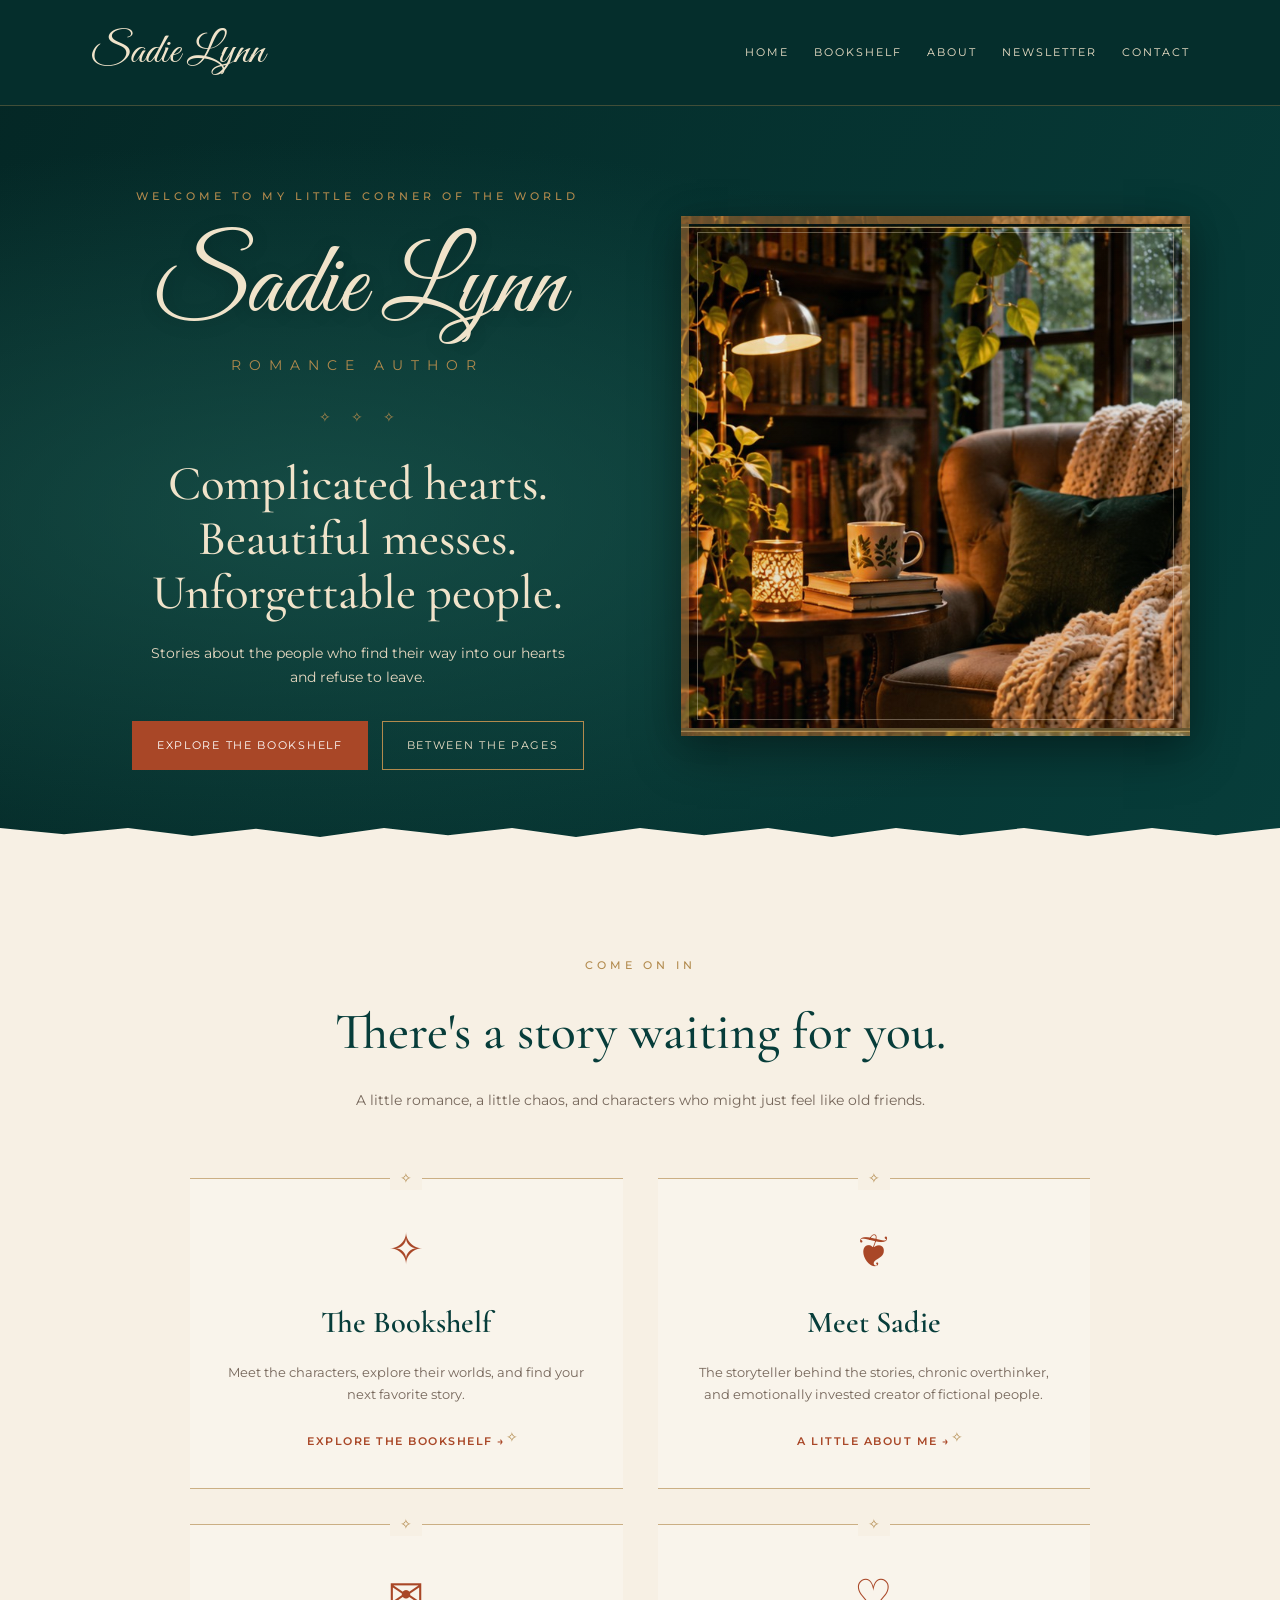
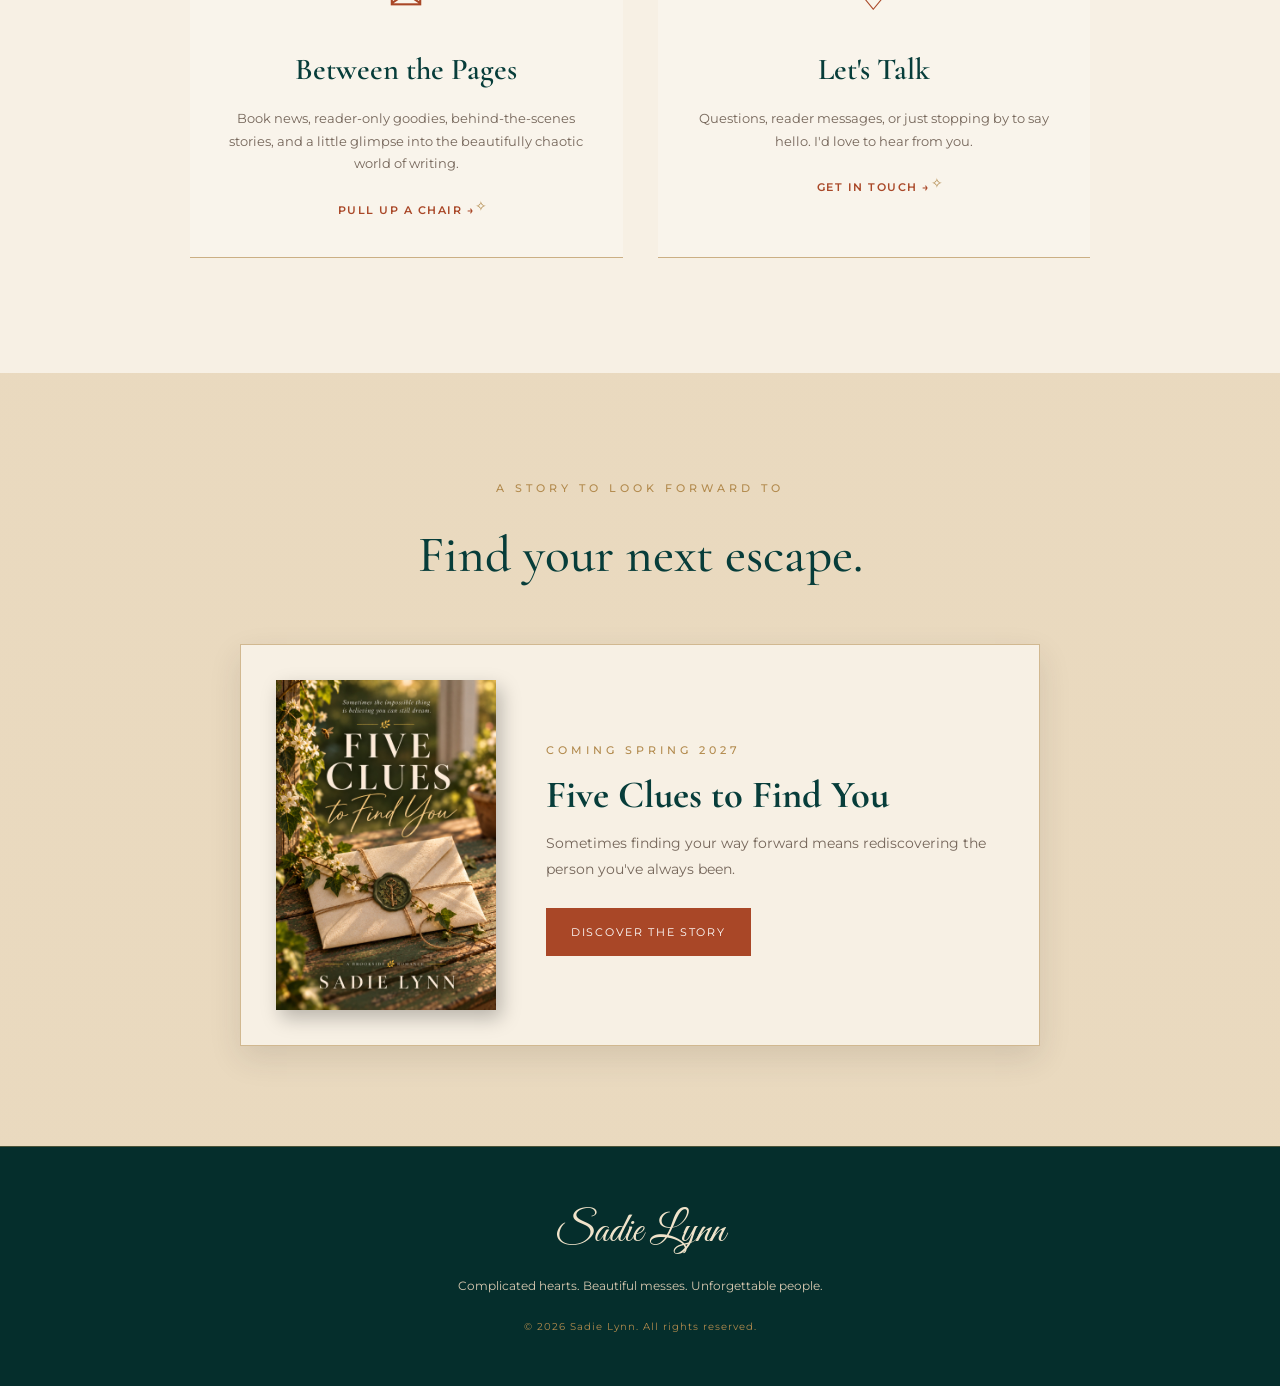
<file: index.html>
<!DOCTYPE html>
<html lang="en">
<head>
    <meta charset="UTF-8">
    <meta name="viewport" content="width=device-width, initial-scale=1.0">
    <link rel="icon" type="image/svg+xml" href="favicon.svg">

    <meta name="description" content="Welcome to the official website of romance author Sadie Lynn. Discover standalone love stories, meet the author, and step Between the Pages.">
    <link rel="canonical" href="https://sadielynnwrites.com/">

<meta property="og:title" content="Sadie Lynn | Romance Author">
<meta property="og:description" content="Discover standalone love stories, meet the author, and step Between the Pages.">
<meta property="og:type" content="website">
<meta property="og:image" content="https://sadielynnwrites.com/social-preview.jpg">
<meta property="og:url" content="https://sadielynnwrites.com">

<title>Sadie Lynn | Romance Author</title>

    <link rel="preconnect" href="https://fonts.googleapis.com">
    <link rel="preconnect" href="https://fonts.gstatic.com" crossorigin>

    <link href="https://fonts.googleapis.com/css2?family=Cormorant+Garamond:wght@400;500;600;700&family=Montserrat:wght@300;400;500;600&family=Great+Vibes&display=swap" rel="stylesheet">

    <link rel="stylesheet" href="style.css">
</head>

<body>

<header class="site-header">
    <a href="index.html" class="logo">Sadie Lynn</a>

    <nav class="main-nav" aria-label="Main navigation">
        <a href="index.html">Home</a>
        <a href="books.html">Bookshelf</a>
        <a href="about.html">About</a>
        <a href="newsletter.html">Newsletter</a>
        <a href="contact.html">Contact</a>
    </nav>
</header>

<main>


<!-- HERO -->

<section class="hero" id="home">

    <div class="hero-content">

        <span class="author-label">WELCOME TO MY LITTLE CORNER OF THE WORLD</span>

        <h1 class="hero-logo">Sadie Lynn</h1>

        <p class="hero-subtitle">ROMANCE AUTHOR</p>

        <div class="ornament">✧ &nbsp; ✧ &nbsp; ✧</div>

        <h2>Complicated hearts.<br>
        Beautiful messes.<br>
        Unforgettable people.</h2>

        <p class="hero-description">
            Stories about the people who find their way into our hearts and refuse to leave.
        </p>

        <div class="hero-buttons">
            <a href="books.html" class="button button-primary">Explore the Bookshelf</a>
            <a href="newsletter.html" class="button button-secondary">Between the Pages</a>
        </div>

    </div>

    <div class="hero-image"></div>

</section>

<!-- WELCOME -->

<section class="welcome-section">

    <div class="section-heading">
        <span class="eyebrow">COME ON IN</span>

        <h2>There's a story waiting for you.</h2>

        <p>
            A little romance, a little chaos, and characters who might just feel like old friends.
        </p>
    </div>

    <div class="feature-grid home-feature-grid">

        <!-- BOOKSHELF -->

        <div class="feature-card">
            <div class="feature-icon">✧</div>

            <h3>The Bookshelf</h3>

            <p>
                Meet the characters, explore their worlds, and find your next favorite story.
            </p>

            <a href="books.html">Explore the Bookshelf →</a>
        </div>

        <!-- ABOUT -->

        <div class="feature-card">
            <div class="feature-icon">❦</div>

            <h3>Meet Sadie</h3>

            <p>
                The storyteller behind the stories, chronic overthinker, and emotionally invested creator of fictional people.
            </p>

            <a href="about.html">A Little About Me →</a>
        </div>

        <!-- NEWSLETTER -->

        <div class="feature-card">
            <div class="feature-icon">✉</div>

            <h3>Between the Pages</h3>

            <p>
                Book news, reader-only goodies, behind-the-scenes stories, and a little glimpse into the beautifully chaotic world of writing.
            </p>

            <a href="newsletter.html">Pull Up a Chair →</a>
        </div>

        <!-- CONTACT -->

        <div class="feature-card">
            <div class="feature-icon">♡</div>

            <h3>Let's Talk</h3>

            <p>
                Questions, reader messages, or just stopping by to say hello. I'd love to hear from you.
            </p>

            <a href="contact.html">Get in Touch →</a>
        </div>

    </div>

</section>

<!-- FEATURED BOOK PREVIEW -->

<section class="home-book-preview">

    <div class="home-book-content">

        <span class="eyebrow">A STORY TO LOOK FORWARD TO</span>

        <h2>Find your next escape.</h2>

        <div class="home-book-details">

            <img
                src="FiveCluesCover.jpg"
                alt="Cover of Five Clues to Find You by Sadie Lynn"
            >

            <div>
                <span class="eyebrow">COMING SPRING 2027</span>

                <h3>Five Clues to Find You</h3>

                <p>
                    Sometimes finding your way forward means rediscovering the person you've always been.
                </p>

                <a href="books.html" class="button button-primary">
                    Discover the Story
                </a>
            </div>

        </div>

    </div>

</section>

</main>

<footer class="site-footer">

    <a href="index.html" class="footer-logo">Sadie Lynn</a>

    <p>Complicated hearts. Beautiful messes. Unforgettable people.</p>

    <p class="copyright">
        &copy; <span id="year"></span> Sadie Lynn. All rights reserved.
    </p>

</footer>

<script src="script.js"></script>

</body>
</html>
</file>
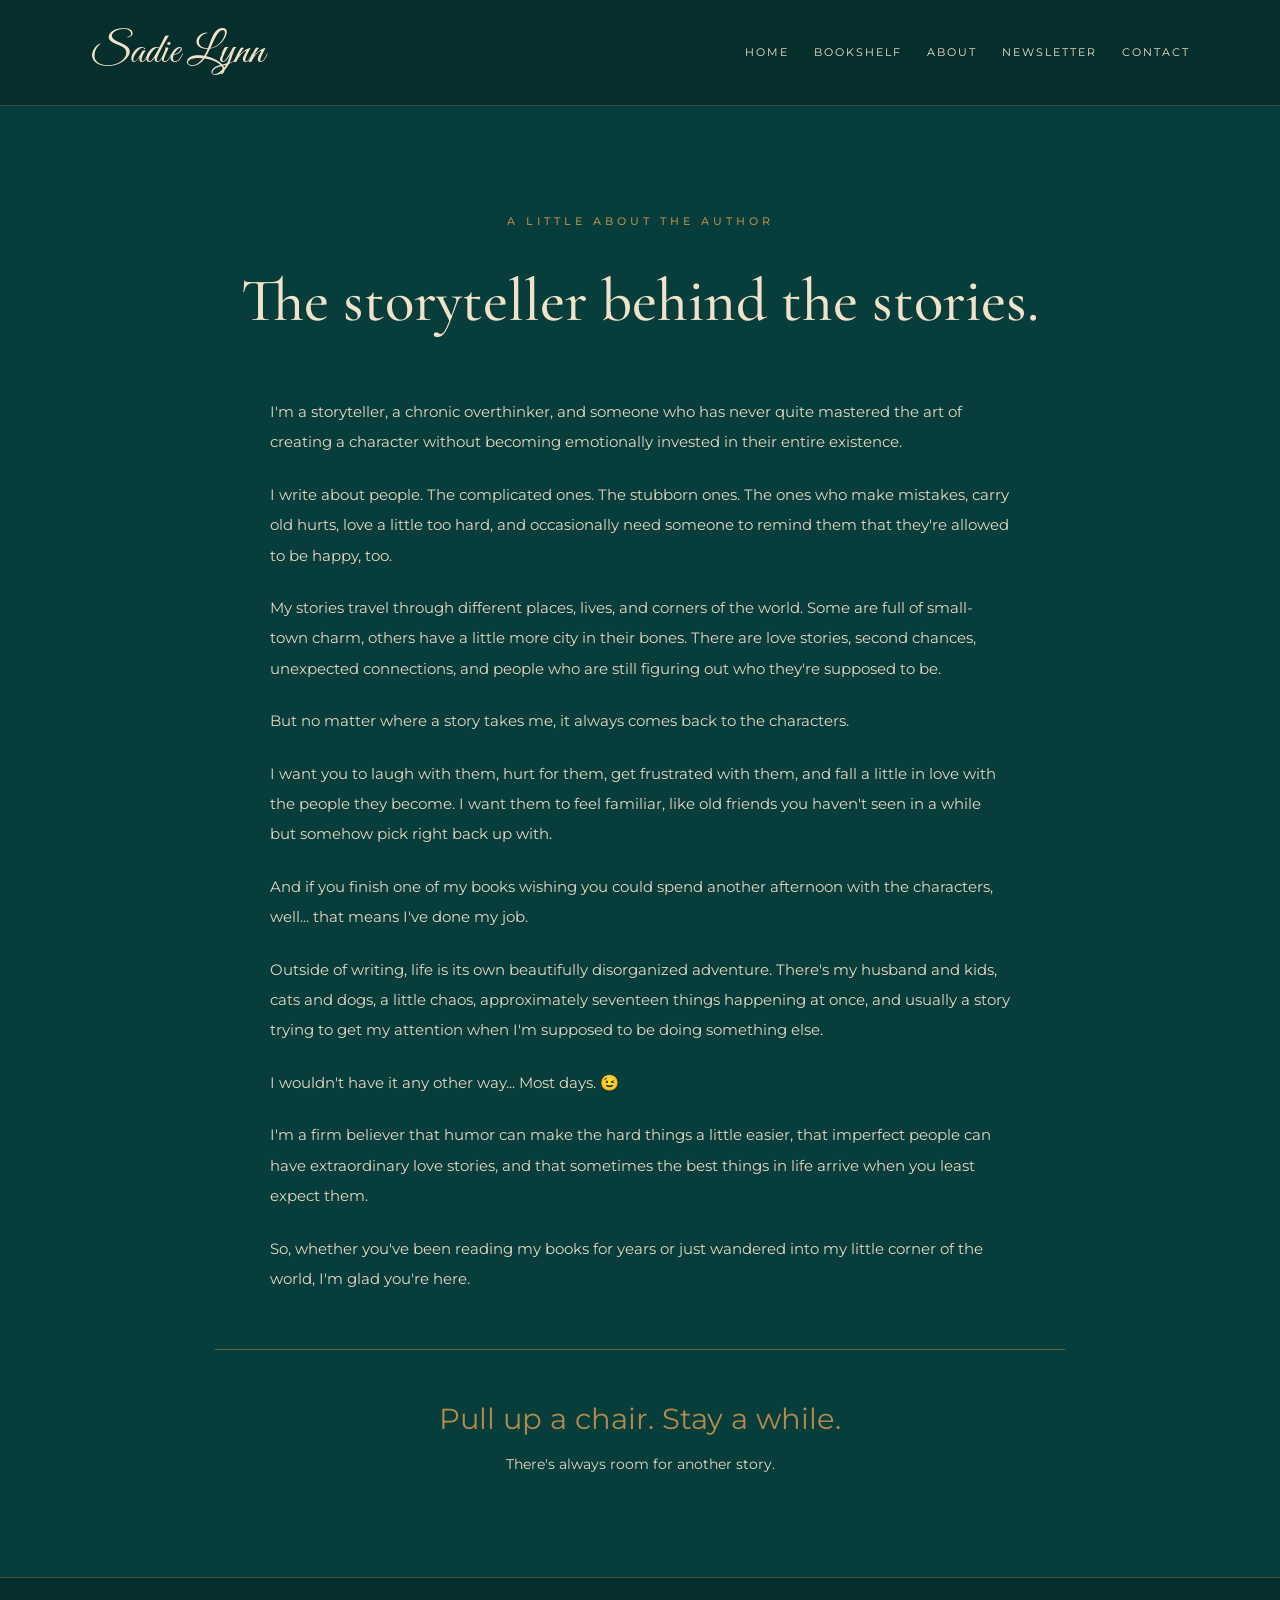
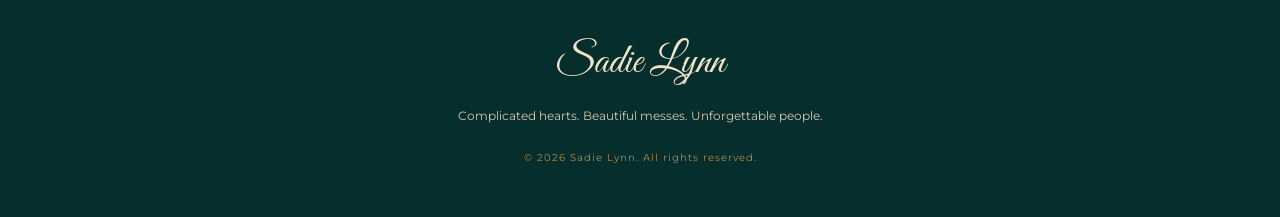
<file: about.html>
<!DOCTYPE html>
<html lang="en">
<head>
    <meta charset="UTF-8">
    <meta name="viewport" content="width=device-width, initial-scale=1.0">
    <link rel="icon" type="image/svg+xml" href="favicon.svg">
    <meta name="description" content="Get to know Sadie Lynn, romance author and storyteller of complicated hearts, beautiful messes, and unforgettable people.">
    <link rel="canonical" href="https://sadielynnwrites.com/about.html">

<meta property="og:title" content="About Sadie Lynn | Romance Author">
<meta property="og:description" content="Meet the storyteller behind the stories of complicated hearts, beautiful messes, and unforgettable people.">
<meta property="og:type" content="website">
<meta property="og:image" content="https://sadielynnwrites.com/social-preview.jpg">
<meta property="og:url" content="https://sadielynnwrites.com/about.html">

<title>About Sadie Lynn | Romance Author</title>

    <link rel="preconnect" href="https://fonts.googleapis.com">
    <link rel="preconnect" href="https://fonts.gstatic.com" crossorigin>
    <link href="https://fonts.googleapis.com/css2?family=Cormorant+Garamond:wght@400;500;600;700&family=Montserrat:wght@300;400;500;600&family=Great+Vibes&display=swap" rel="stylesheet">

    <link rel="stylesheet" href="style.css">
</head>
<body>

<header class="site-header">
    <a href="index.html" class="logo">Sadie Lynn</a>

    <nav class="main-nav" aria-label="Main navigation">
        <a href="index.html">Home</a>
        <a href="books.html">Bookshelf</a>
        <a href="about.html">About</a>
        <a href="newsletter.html">Newsletter</a>
        <a href="contact.html">Contact</a>
    </nav>
</header>

<main>

<section class="about-section" id="about">
    <div class="about-content">

        <span class="eyebrow">A LITTLE ABOUT THE AUTHOR</span>

        <h2 class="about-heading">The storyteller behind the stories.</h2>

        <div class="about-text">
            <p>I'm a storyteller, a chronic overthinker, and someone who has never quite mastered the art of creating a character without becoming emotionally invested in their entire existence.</p>

            <p>I write about people. The complicated ones. The stubborn ones. The ones who make mistakes, carry old hurts, love a little too hard, and occasionally need someone to remind them that they're allowed to be happy, too.</p>

            <p>My stories travel through different places, lives, and corners of the world. Some are full of small-town charm, others have a little more city in their bones. There are love stories, second chances, unexpected connections, and people who are still figuring out who they're supposed to be.</p>

            <p>But no matter where a story takes me, it always comes back to the characters.</p>

            <p>I want you to laugh with them, hurt for them, get frustrated with them, and fall a little in love with the people they become. I want them to feel familiar, like old friends you haven't seen in a while but somehow pick right back up with.</p>

            <p>And if you finish one of my books wishing you could spend another afternoon with the characters, well... that means I've done my job.</p>

            <p>Outside of writing, life is its own beautifully disorganized adventure. There's my husband and kids, cats and dogs, a little chaos, approximately seventeen things happening at once, and usually a story trying to get my attention when I'm supposed to be doing something else.</p>

            <p>I wouldn't have it any other way... Most days. 😉</p>

            <p>I'm a firm believer that humor can make the hard things a little easier, that imperfect people can have extraordinary love stories, and that sometimes the best things in life arrive when you least expect them.</p>

            <p>So, whether you've been reading my books for years or just wandered into my little corner of the world, I'm glad you're here.</p>
        </div>

        <div class="about-closing">
            <span>Pull up a chair. Stay a while.</span>
            <p>There's always room for another story.</p>
        </div>

    </div>
</section>

</main>

<footer class="site-footer">
    <a href="index.html" class="footer-logo">Sadie Lynn</a>
    <p>Complicated hearts. Beautiful messes. Unforgettable people.</p>
    <p class="copyright">&copy; <span id="year"></span> Sadie Lynn. All rights reserved.</p>
</footer>

<script src="script.js"></script>

</body>
</html>
</file>
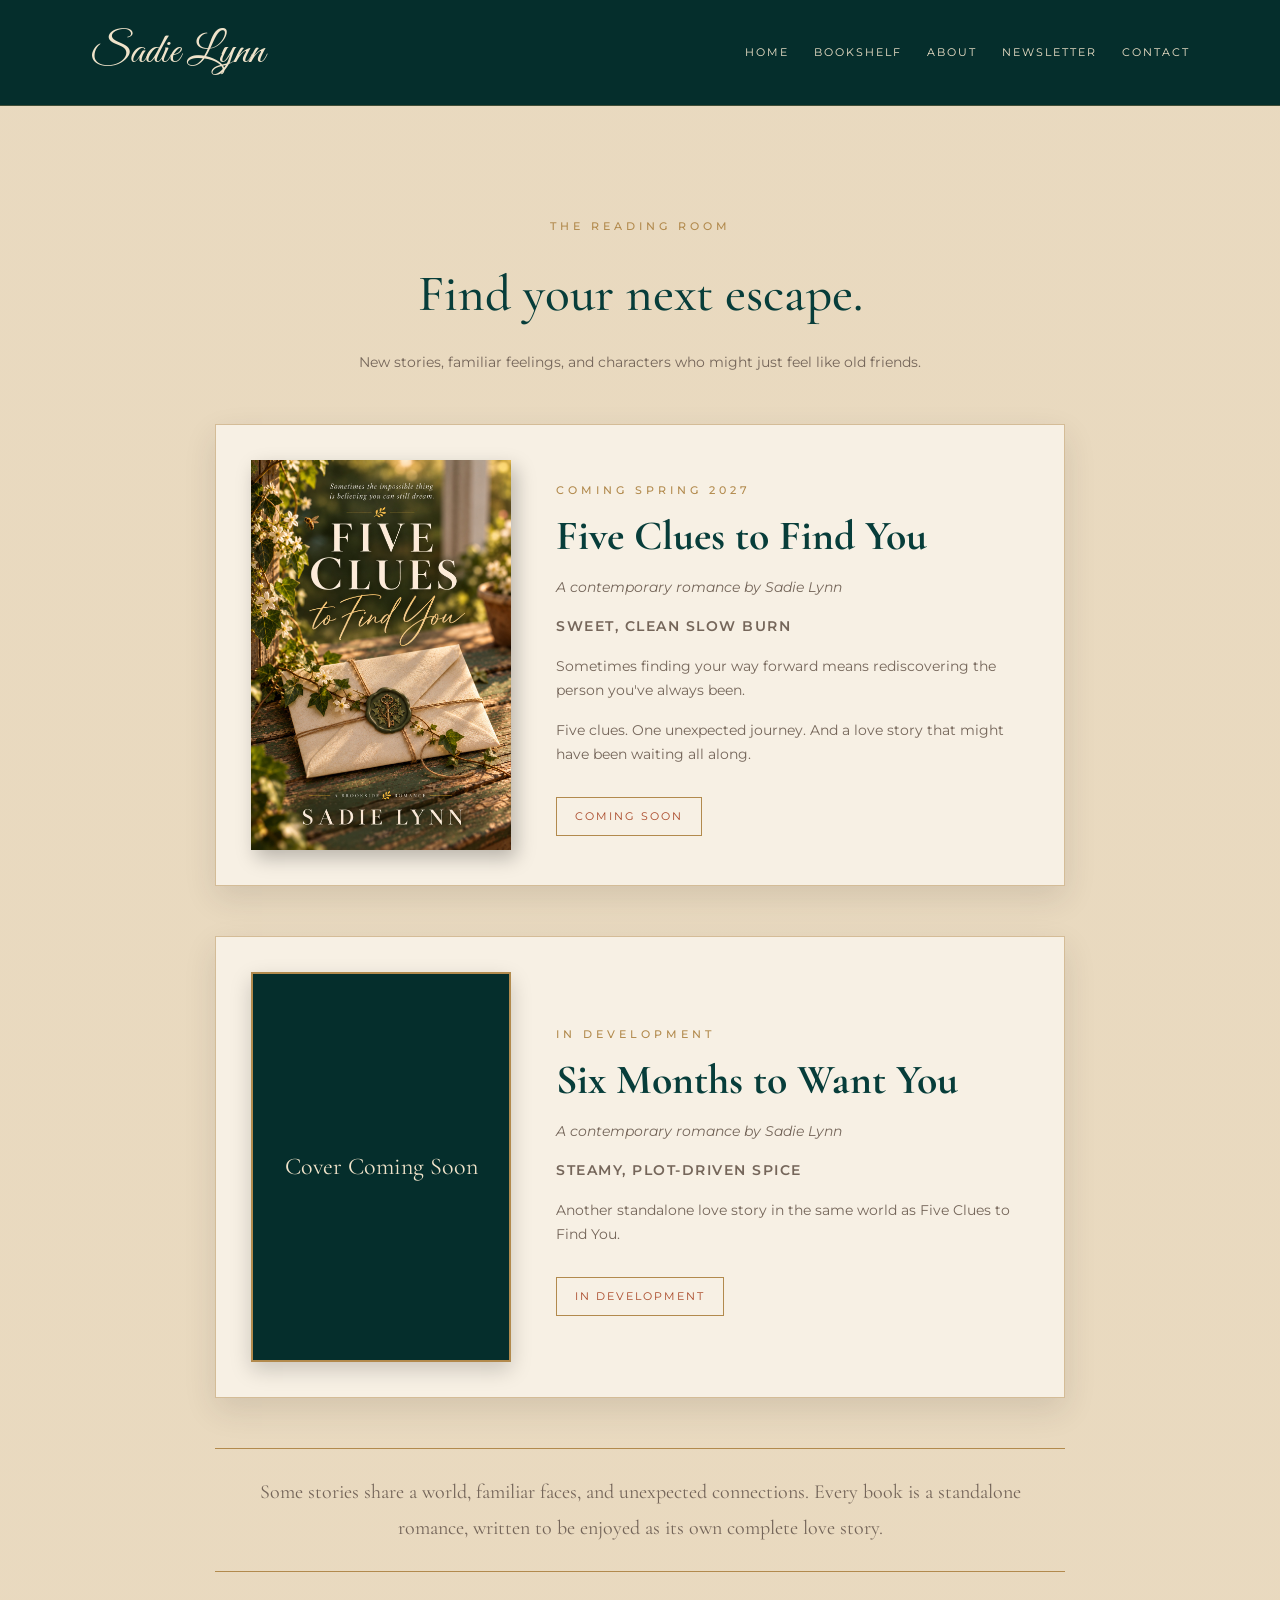
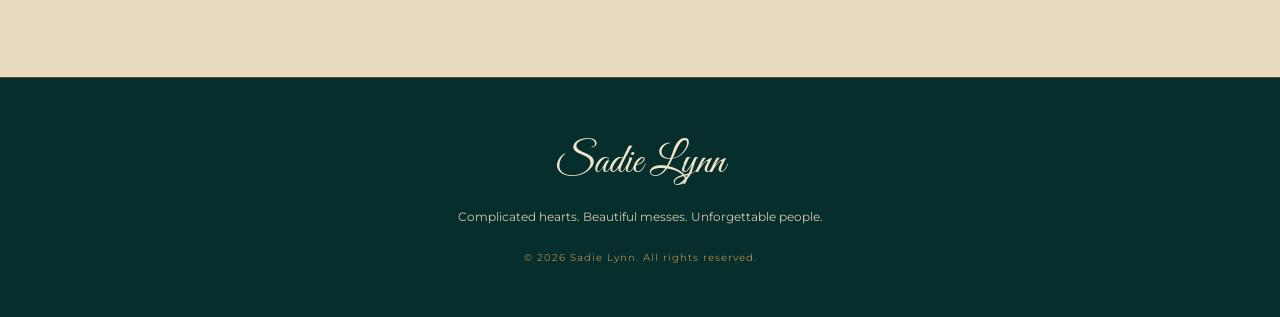
<file: books.html>
<!DOCTYPE html>
<html lang="en">
<head>
    <meta charset="UTF-8">
    <meta name="viewport" content="width=device-width, initial-scale=1.0">
    <link rel="icon" type="image/svg+xml" href="favicon.svg">
    <meta name="description" content="Explore the romance books of Sadie Lynn. Meet the characters and discover your next favorite story.">
    <link rel="canonical" href="https://sadielynnwrites.com/books.html">

<meta property="og:title" content="The Bookshelf | Sadie Lynn">
<meta property="og:description" content="Explore standalone romance stories, meet their characters, and find your next favorite read.">
<meta property="og:type" content="website">
<meta property="og:image" content="https://sadielynnwrites.com/social-preview.jpg">
<meta property="og:url" content="https://sadielynnwrites.com/books.html">

<title>Bookshelf | Sadie Lynn</title>
    <link rel="preconnect" href="https://fonts.googleapis.com">
    <link rel="preconnect" href="https://fonts.gstatic.com" crossorigin>
    <link href="https://fonts.googleapis.com/css2?family=Cormorant+Garamond:wght@400;500;600;700&family=Montserrat:wght@300;400;500;600&family=Great+Vibes&display=swap" rel="stylesheet">

    <link rel="stylesheet" href="style.css">
</head>

<body>

    <header class="site-header">
        <a href="index.html" class="logo">Sadie Lynn</a>

        <nav class="main-nav" aria-label="Main navigation">
            <a href="index.html">Home</a>
            <a href="books.html">Bookshelf</a>
            <a href="about.html">About</a>
            <a href="newsletter.html">Newsletter</a>
            <a href="contact.html">Contact</a>
        </nav>
    </header>

    <main>

        <section class="bookshelf-section">
            <span class="eyebrow">THE READING ROOM</span>
            <h2>Find your next escape.</h2>

            <p>
                New stories, familiar feelings, and characters who might
                just feel like old friends.
            </p>

            <div class="featured-book">

                <div class="featured-book-cover">
                    <img src="FiveCluesCover.jpg"
                         alt="Cover of Five Clues to Find You by Sadie Lynn">
                </div>

                <div class="featured-book-details">

                    <span class="eyebrow">COMING SPRING 2027</span>

                    <h3>Five Clues to Find You</h3>

                    <p class="book-author">
                        A contemporary romance by Sadie Lynn
                    </p>

                    <p class="book-heat">
                        Sweet, Clean Slow Burn
                    </p>

                    <p>
                        Sometimes finding your way forward means
                        rediscovering the person you've always been.
                    </p>

                    <p>
                        Five clues. One unexpected journey. And a love
                        story that might have been waiting all along.
                    </p>

                    <span class="book-status">Coming Soon</span>

                </div>
            </div>

            <div class="featured-book">

                <div class="book-cover-placeholder">
                    <span>Cover Coming Soon</span>
                </div>

                <div class="featured-book-details">

                    <span class="eyebrow">IN DEVELOPMENT</span>

                    <h3>Six Months to Want You</h3>

                    <p class="book-author">
                        A contemporary romance by Sadie Lynn
                    </p>

                    <p class="book-heat">
                        Steamy, Plot-Driven Spice
                    </p>

                    <p>
                        Another standalone love story in the same world
                        as Five Clues to Find You.
                    </p>

                    <span class="book-status">In Development</span>

                </div>
            </div>

            <div class="bookshelf-note">
                <p>
                    Some stories share a world, familiar faces, and
                    unexpected connections. Every book is a standalone
                    romance, written to be enjoyed as its own complete
                    love story.
                </p>
            </div>

        </section>

    </main>

    <footer class="site-footer">
        <a href="index.html" class="footer-logo">Sadie Lynn</a>
        <p>Complicated hearts. Beautiful messes. Unforgettable people.</p>
        <p class="copyright">
            &copy; <span id="year"></span> Sadie Lynn. All rights reserved.
        </p>
    </footer>

    <script src="script.js"></script>

</body>
</html>
</file>
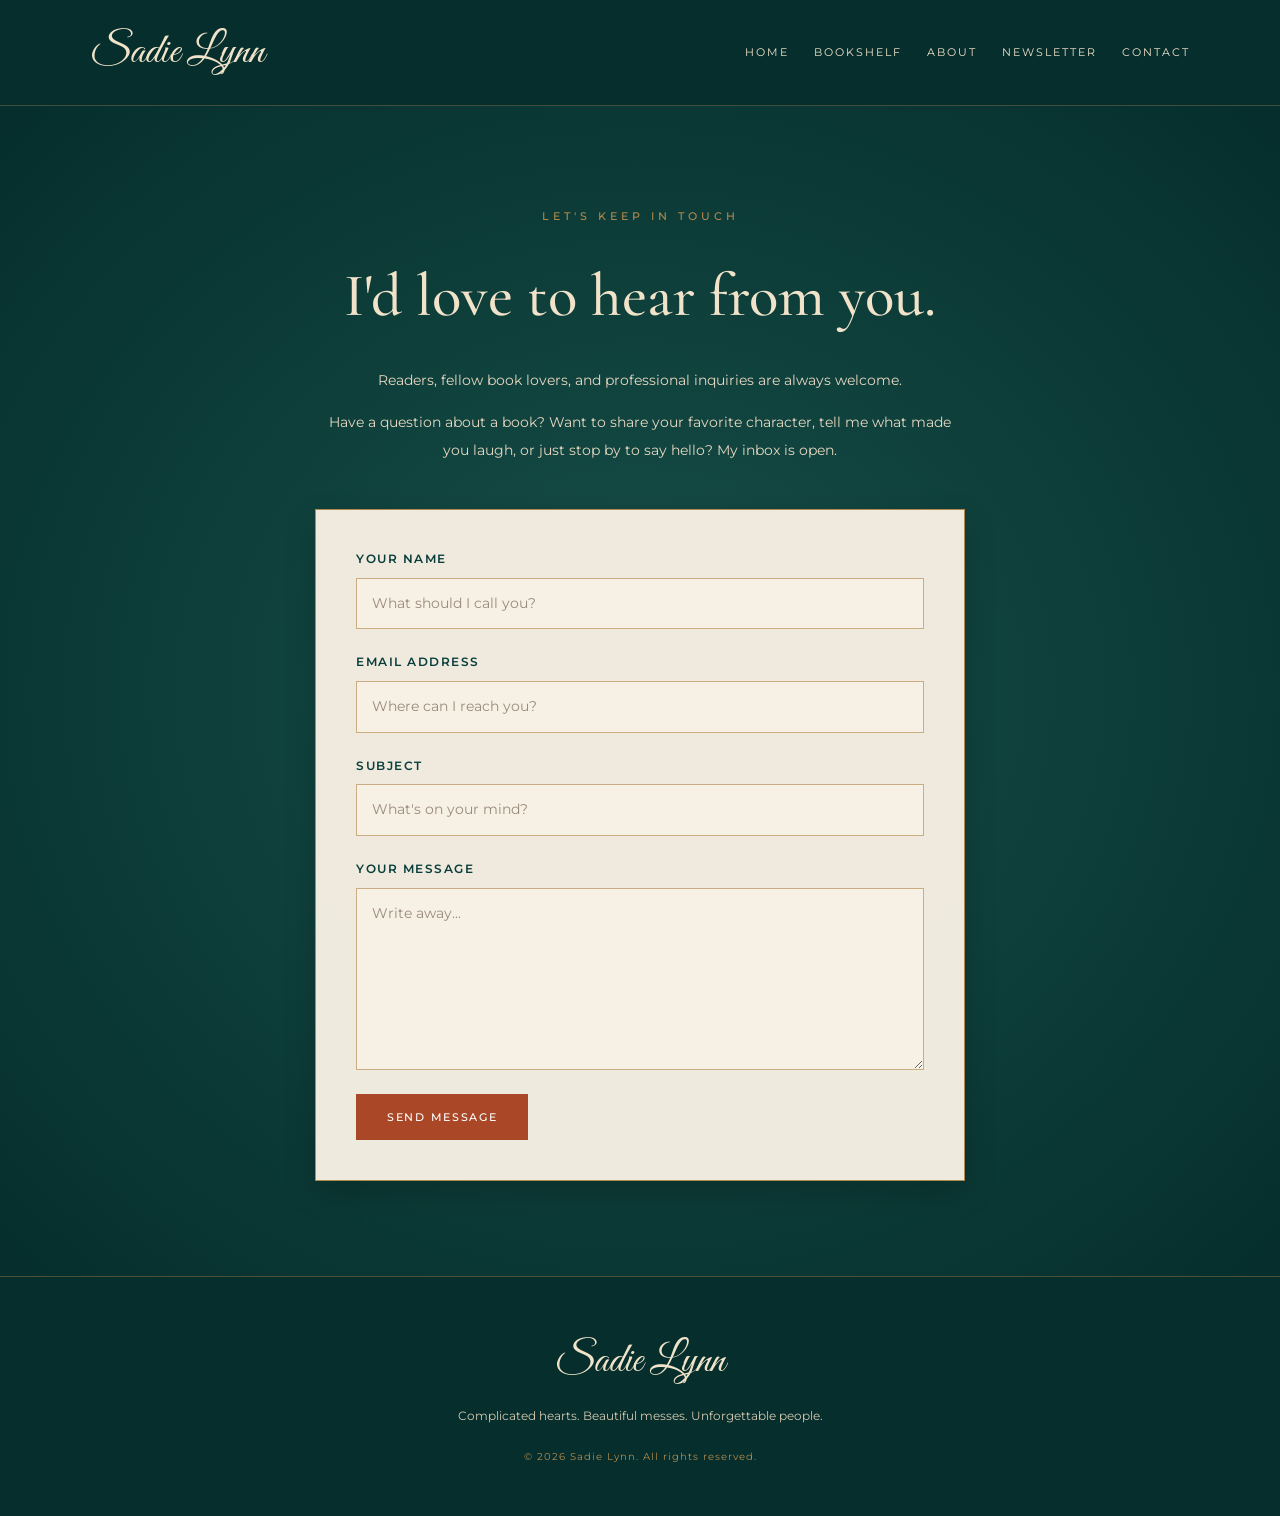
<file: contact.html>
<!DOCTYPE html>
<html lang="en">
<head>
    <meta charset="UTF-8">
    <meta name="viewport" content="width=device-width, initial-scale=1.0">
    <link rel="icon" type="image/svg+xml" href="favicon.svg">

    <meta name="description" content="Get in touch with romance author Sadie Lynn. Reader messages, questions, and professional inquiries are always welcome.">
    <link rel="canonical" href="https://sadielynnwrites.com/contact.html">

<meta property="og:title" content="Contact Sadie Lynn">
<meta property="og:description" content="Reader messages, questions, and professional inquiries are always welcome. Get in touch with Sadie Lynn.">
<meta property="og:type" content="website">
<meta property="og:image" content="https://sadielynnwrites.com/social-preview.jpg">
<meta property="og:url" content="https://sadielynnwrites.com/contact.html">

<title>Contact | Sadie Lynn</title>

    <link rel="preconnect" href="https://fonts.googleapis.com">
    <link rel="preconnect" href="https://fonts.gstatic.com" crossorigin>

    <link href="https://fonts.googleapis.com/css2?family=Cormorant+Garamond:wght@400;500;600;700&family=Montserrat:wght@300;400;500;600&family=Great+Vibes&display=swap" rel="stylesheet">

    <link rel="stylesheet" href="style.css">
</head>

<body>

<header class="site-header">
    <a href="index.html" class="logo">Sadie Lynn</a>

    <nav class="main-nav" aria-label="Main navigation">
        <a href="index.html">Home</a>
        <a href="books.html">Bookshelf</a>
        <a href="about.html">About</a>
        <a href="newsletter.html">Newsletter</a>
        <a href="contact.html">Contact</a>
    </nav>
</header>

<main>

<section class="contact-section">
    <div class="contact-content">

        <span class="eyebrow">LET'S KEEP IN TOUCH</span>

        <h2>I'd love to hear from you.</h2>

        <p>
            Readers, fellow book lovers, and professional inquiries are always welcome.
        </p>

        <p>
            Have a question about a book? Want to share your favorite character, tell me what made you laugh, or just stop by to say hello? My inbox is open.
        </p>

        <form
    class="contact-form"
    id="contact-form"
    action="https://formspree.io/f/xdeeygwe"
    method="POST"
>

            <div class="form-field">
                <label for="name">Your Name</label>
                <input
                    type="text"
                    id="name"
                    name="name"
                    placeholder="What should I call you?"
                    required
                >
            </div>

            <div class="form-field">
                <label for="email">Email Address</label>
                <input
                    type="email"
                    id="email"
                    name="email"
                    placeholder="Where can I reach you?"
                    required
                >
            </div>

            <div class="form-field">
                <label for="subject">Subject</label>
                <input
                    type="text"
                    id="subject"
                    name="subject"
                    placeholder="What's on your mind?"
                    required
                >
            </div>

            <div class="form-field">
                <label for="message">Your Message</label>
                <textarea
                    id="message"
                    name="message"
                    rows="7"
                    placeholder="Write away..."
                    required
                ></textarea>
            </div>


            <button type="submit" class="contact-submit">
                Send Message
            </button>

        </form>

    </div>
</section>

</main>

<footer class="site-footer">
    <a href="index.html" class="footer-logo">Sadie Lynn</a>

    <p>Complicated hearts. Beautiful messes. Unforgettable people.</p>

    <p class="copyright">
        &copy; <span id="year"></span> Sadie Lynn. All rights reserved.
    </p>
</footer>

<script src="/script.js"></script>

</body>
</html>
</file>
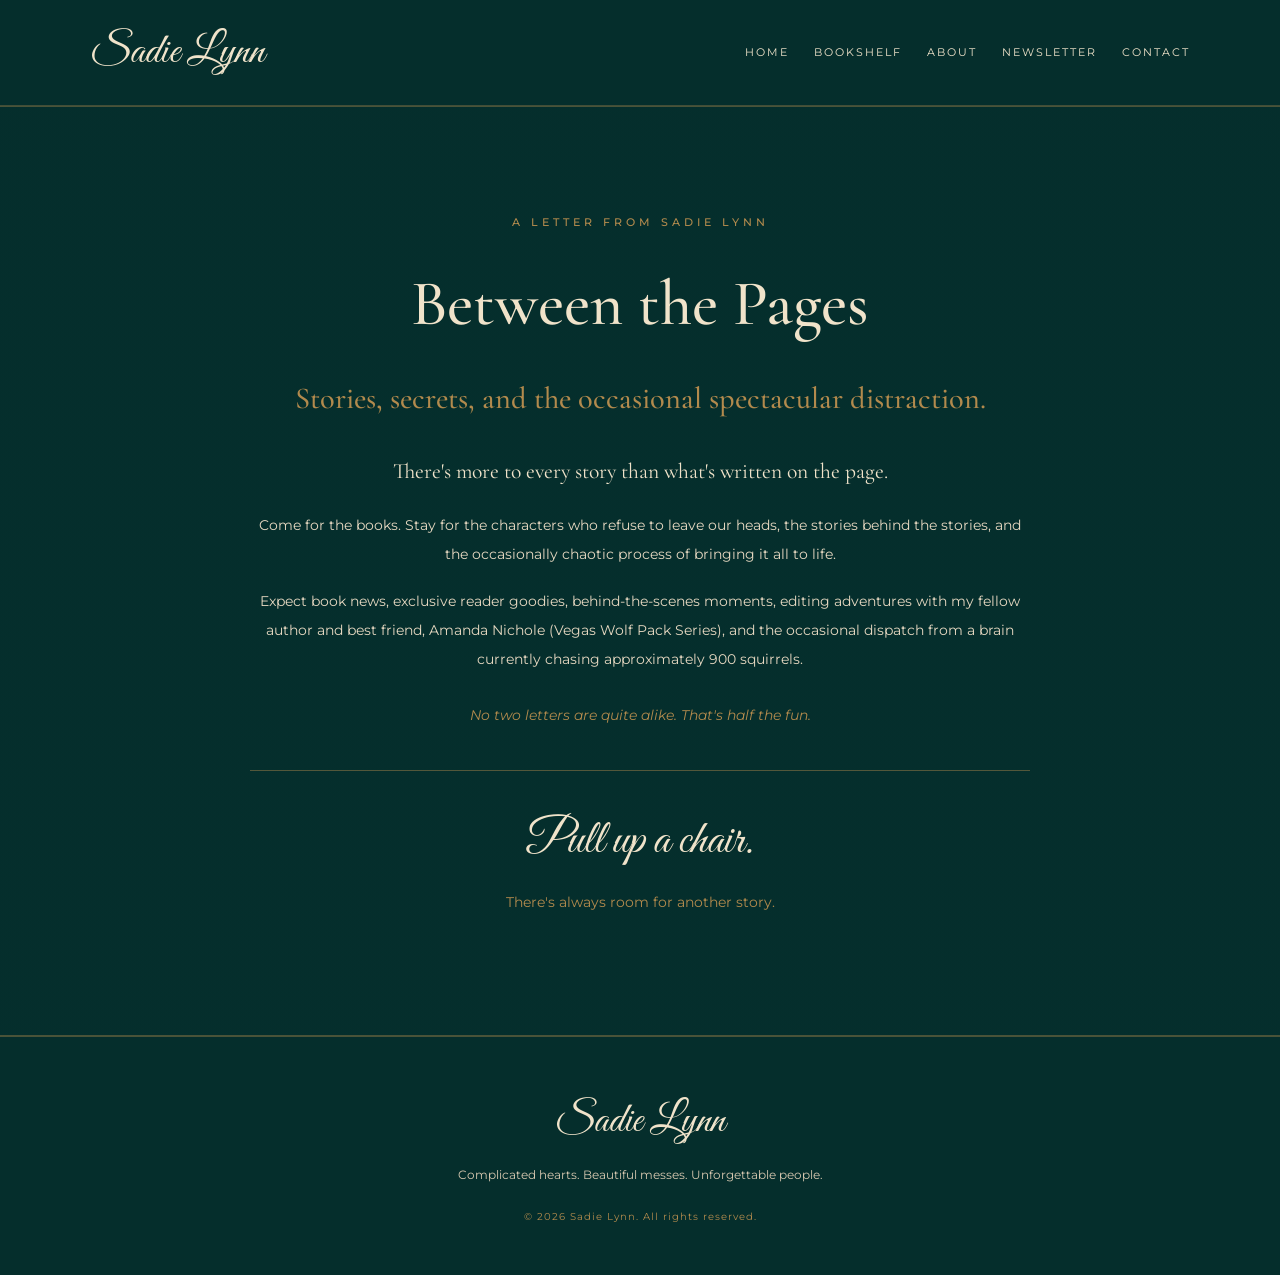
<file: newsletter.html>
<!DOCTYPE html>
<html lang="en">
<head>
    <meta charset="UTF-8">
    <meta name="viewport" content="width=device-width, initial-scale=1.0">
    <link rel="icon" type="image/svg+xml" href="favicon.svg">

    <meta name="description" content="Join Between the Pages, the newsletter from romance author Sadie Lynn. Get book news, reader goodies, behind-the-scenes moments, and more.">
    <link rel="canonical" href="https://sadielynnwrites.com/newsletter.html">

<meta property="og:title" content="Between the Pages | Sadie Lynn">
<meta property="og:description" content="Book news, reader goodies, behind-the-scenes moments, and a little glimpse into the beautifully chaotic world of writing.">
<meta property="og:type" content="website">
<meta property="og:image" content="https://sadielynnwrites.com/social-preview.jpg">
<meta property="og:url" content="https://sadielynnwrites.com/newsletter.html">

<title>Between the Pages | Sadie Lynn</title>

    <link rel="preconnect" href="https://fonts.googleapis.com">
    <link rel="preconnect" href="https://fonts.gstatic.com" crossorigin>

    <link href="https://fonts.googleapis.com/css2?family=Cormorant+Garamond:wght@400;500;600;700&family=Montserrat:wght@300;400;500;600&family=Great+Vibes&display=swap" rel="stylesheet">

    <link rel="stylesheet" href="style.css">
</head>

<body>

<header class="site-header">
    <a href="index.html" class="logo">Sadie Lynn</a>

    <nav class="main-nav" aria-label="Main navigation">
        <a href="index.html">Home</a>
        <a href="books.html">Bookshelf</a>
        <a href="about.html">About</a>
        <a href="newsletter.html">Newsletter</a>
        <a href="contact.html">Contact</a>
    </nav>
</header>

<main>

<section class="newsletter-section" id="newsletter-signup">
    <div class="newsletter-content">

        <span class="eyebrow">A LETTER FROM SADIE LYNN</span>

        <h2>Between the Pages</h2>

        <h3>Stories, secrets, and the occasional spectacular distraction.</h3>

        <p class="newsletter-intro">
            There's more to every story than what's written on the page.
        </p>

        <p>
            Come for the books. Stay for the characters who refuse to leave our heads, the stories behind the stories, and the occasionally chaotic process of bringing it all to life.
        </p>

        <p>
            Expect book news, exclusive reader goodies, behind-the-scenes moments, editing adventures with my fellow author and best friend, Amanda Nichole (Vegas Wolf Pack Series), and the occasional dispatch from a brain currently chasing approximately 900 squirrels.
        </p>

        <p class="newsletter-note">
            No two letters are quite alike. That's half the fun.
        </p>

        <div class="newsletter-signoff">
            <span>Pull up a chair.</span>
            <p>There's always room for another story.</p>
        </div>

        <!-- MAILERLITE SIGNUP FORM WILL GO HERE -->

    </div>
</section>

</main>

<footer class="site-footer">
    <a href="index.html" class="footer-logo">Sadie Lynn</a>

    <p>Complicated hearts. Beautiful messes. Unforgettable people.</p>

    <p class="copyright">
        &copy; <span id="year"></span> Sadie Lynn. All rights reserved.
    </p>
</footer>

<script src="script.js"></script>

</body>
</html>
</file>
<file: style.css>
/* =========================================
   SADIE LYNN — AUTHOR WEBSITE
   Cozy, moody, bookish, and a little boho.
========================================= */

:root {
    --teal: #073D3A;
    --teal-dark: #052E2C;
    --teal-light: #174F49;
    --rust: #A94727;
    --ivory: #F0E3CA;
    --cream: #F7F0E4;
    --gold: #B28A4D;
    --chocolate: #75483B;
    --rose: #B87978;
    --ink: #342C27;
    --muted: #75665A;
}

* {
    box-sizing: border-box;
    margin: 0;
    padding: 0;
}

html {
    scroll-behavior: smooth;
    scroll-padding-top: 30px;
}

body {
    background: var(--cream);
    color: var(--ink);
    font-family: 'Montserrat', sans-serif;
    line-height: 1.7;
}

a {
    color: inherit;
    text-decoration: none;
}

/* NAVIGATION */

.site-header {
    min-height: 92px;
    padding: 16px 7%;
    background: var(--teal-dark);
    display: flex;
    align-items: center;
    justify-content: space-between;
    gap: 30px;
    position: relative;
    z-index: 2;
    border-bottom: 1px solid rgba(178, 138, 77, 0.35);
}

.logo,
.footer-logo {
    font-family: 'Great Vibes', cursive;
    font-size: 2.7rem;
    font-weight: 400;
    color: var(--ivory);
    white-space: nowrap;
}

.main-nav {
    display: flex;
    align-items: center;
    justify-content: flex-end;
    flex-wrap: wrap;
    gap: 25px;
}

.main-nav a {
    color: var(--ivory);
    font-size: 0.69rem;
    letter-spacing: 2px;
    text-transform: uppercase;
    transition: color 0.3s ease;
}

.main-nav a:hover {
    color: var(--gold);
}

/* HERO */

.hero {
    min-height: 700px;
    background-color: var(--teal);
    background-image:
        radial-gradient(
            ellipse at 25% 55%,
            rgba(30, 91, 82, 0.65),
            transparent 65%
        ),
        linear-gradient(
            115deg,
            rgba(4, 39, 37, 0.97),
            rgba(7, 61, 58, 0.92)
        ),
        url("https://www.transparenttextures.com/patterns/dark-matter.png");
    color: var(--ivory);
    display: grid;
    grid-template-columns: 1fr 0.95fr;
    align-items: center;
    padding: 75px 7%;
    gap: 55px;
    position: relative;
    overflow: hidden;
}

.hero-content {
    text-align: center;
    max-width: 610px;
    margin: 0 auto;
}

.author-label,
.eyebrow {
    color: var(--gold);
    font-size: 0.7rem;
    letter-spacing: 4px;
    font-weight: 500;
    text-transform: uppercase;
}

.hero-logo {
    font-family: 'Great Vibes', cursive;
    font-size: clamp(4.5rem, 8vw, 7.4rem);
    font-weight: 400;
    line-height: 1.2;
    margin: 18px 0 0;
    color: var(--ivory);
    text-shadow: 0 3px 18px rgba(0, 0, 0, 0.18);
}

.hero-subtitle {
    font-size: 0.85rem;
    letter-spacing: 8px;
    margin-top: 4px;
    color: var(--gold);
}

.ornament {
    color: var(--gold);
    font-size: 0.9rem;
    margin: 28px 0;
    letter-spacing: 2px;
}

.hero-content h2 {
    font-family: 'Cormorant Garamond', serif;
    font-size: clamp(2.2rem, 3.8vw, 3.3rem);
    font-weight: 500;
    line-height: 1.12;
    margin-bottom: 20px;
}

.hero-description {
    color: #E6D8C1;
    max-width: 440px;
    margin: 0 auto;
    font-size: 0.9rem;
}

.hero-buttons {
    display: flex;
    justify-content: center;
    flex-wrap: wrap;
    gap: 14px;
    margin-top: 32px;
}

.button {
    display: inline-block;
    padding: 14px 24px;
    font-size: 0.68rem;
    letter-spacing: 1.7px;
    text-transform: uppercase;
    transition: all 0.3s ease;
}

.button-primary {
    background: var(--rust);
    color: white;
    border: 1px solid var(--rust);
}

.button-primary:hover {
    background: var(--gold);
    border-color: var(--gold);
    color: var(--teal-dark);
    transform: translateY(-2px);
}

.button-secondary {
    border: 1px solid var(--gold);
    color: var(--ivory);
}

.button-secondary:hover {
    background: var(--gold);
    color: var(--teal-dark);
    transform: translateY(-2px);
}

/* READING NOOK IMAGE */

.hero-image {
    min-height: 520px;
    width: 100%;
    background-image:
        linear-gradient(
            rgba(5, 30, 28, 0.04),
            rgba(5, 30, 28, 0.12)
        ),
        url("sadie-reading-nook.jpg");
    background-size: cover;
    background-position: center;
    border: 8px solid rgba(178, 138, 77, 0.55);
    outline: 1px solid rgba(240, 227, 202, 0.35);
    outline-offset: -17px;
    box-shadow:
        0 18px 45px rgba(0, 0, 0, 0.35),
        0 0 30px rgba(0, 0, 0, 0.12);
    position: relative;
}

/* WELCOME SECTION */

.welcome-section {
    padding: 105px 8% 115px;
    background-color: var(--cream);
    background-image:
        url("https://www.transparenttextures.com/patterns/cream-paper.png");
    text-align: center;
    position: relative;
}

.welcome-section::before {
    content: "";
    position: absolute;
    top: -17px;
    left: 0;
    width: 100%;
    height: 18px;
    background: var(--cream);
    clip-path: polygon(
        0 0, 5% 35%, 10% 0, 15% 45%, 20% 5%,
        25% 50%, 30% 0, 35% 40%, 40% 0, 45% 50%,
        50% 0, 55% 40%, 60% 0, 65% 50%, 70% 0,
        75% 40%, 80% 0, 85% 45%, 90% 0, 95% 40%,
        100% 0, 100% 100%, 0 100%
    );
}

.section-heading {
    max-width: 700px;
    margin: 0 auto 65px;
}

.section-heading h2,
.bookshelf-section h2,
.extras-section h2,
.contact-section h2 {
    font-family: 'Cormorant Garamond', serif;
    font-size: clamp(2.3rem, 4vw, 3.3rem);
    font-weight: 500;
    color: var(--teal);
    margin: 12px 0;
}

.section-heading p {
    color: var(--muted);
    font-size: 0.9rem;
}

/* FEATURE CARDS */

.feature-grid {
    display: grid;
    grid-template-columns: repeat(3, 1fr);
    gap: 45px;
    max-width: 1100px;
    margin: 0 auto;
}

.feature-card {
    padding: 38px 25px;
    border-top: 1px solid rgba(178, 138, 77, 0.65);
    border-bottom: 1px solid rgba(178, 138, 77, 0.65);
    position: relative;
}

.feature-card::before,
.feature-card::after {
    content: "✧";
    position: absolute;
    color: var(--gold);
    font-size: 0.85rem;
}

.feature-card::before {
    top: -12px;
    left: 50%;
    transform: translateX(-50%);
    background: var(--cream);
    padding: 0 10px;
}

.feature-icon {
    font-family: 'Cormorant Garamond', serif;
    font-size: 2.7rem;
    color: var(--rust);
    margin-bottom: 10px;
}

.feature-card h3 {
    font-family: 'Cormorant Garamond', serif;
    color: var(--teal);
    font-size: 1.9rem;
    font-weight: 600;
}

.feature-card p {
    font-size: 0.83rem;
    color: var(--muted);
    margin: 12px 0 20px;
}

.feature-card a {
    color: var(--rust);
    font-size: 0.7rem;
    font-weight: 600;
    letter-spacing: 1.5px;
    text-transform: uppercase;
}

.feature-card a:hover {
    color: var(--gold);
}


/* HOMEPAGE FEATURE CARDS */

.home-feature-grid {
    grid-template-columns: repeat(2, 1fr);
    max-width: 900px;
    gap: 35px;
}

.home-feature-grid .feature-card {
    background: rgba(255, 255, 255, 0.25);
    padding: 35px 30px;
}

/* FEATURED BOOK PREVIEW */

.home-book-preview {
    padding: 100px 8%;
    background:
        linear-gradient(
            rgba(232, 216, 189, 0.94),
            rgba(232, 216, 189, 0.94)
        ),
        url("https://www.transparenttextures.com/patterns/cream-paper.png");
    text-align: center;
}

.home-book-content {
    max-width: 950px;
    margin: 0 auto;
}

.home-book-content h2 {
    font-family: 'Cormorant Garamond', serif;
    font-size: clamp(2.5rem, 4vw, 3.5rem);
    font-weight: 500;
    color: var(--teal);
    margin: 12px 0 45px;
}

.home-book-details {
    display: grid;
    grid-template-columns: 220px 1fr;
    align-items: center;
    gap: 50px;
    max-width: 800px;
    margin: 0 auto;
    padding: 35px;
    background: var(--cream);
    border: 1px solid rgba(178, 138, 77, 0.55);
    box-shadow: 0 12px 30px rgba(52, 44, 39, 0.12);
    text-align: left;
}

.home-book-details img {
    display: block;
    width: 100%;
    max-width: 220px;
    height: auto;
    box-shadow: 5px 8px 18px rgba(0, 0, 0, 0.25);
}

.home-book-details h3 {
    font-family: 'Cormorant Garamond', serif;
    font-size: 2.4rem;
    line-height: 1.1;
    color: var(--teal);
    margin: 12px 0;
}

.home-book-details p {
    color: var(--muted);
    font-size: 0.9rem;
    margin: 15px 0 25px;
    line-height: 1.8;
}

/* HOMEPAGE MOBILE LAYOUT */

@media (max-width: 650px) {

    .home-feature-grid {
        grid-template-columns: 1fr;
        gap: 25px;
    }

    .home-book-preview {
        padding: 70px 6%;
        overflow: hidden;
    }

    .home-book-details {
        display: flex;
        flex-direction: column;
        align-items: center;
        width: 100%;
        max-width: 100%;
        min-width: 0;
        padding: 25px 18px;
        gap: 25px;
        text-align: center;
    }

    .home-book-details img {
        display: block;
        width: 100%;
        max-width: 190px;
        height: auto;
        margin: 0 auto;
    }

    .home-book-details > div {
        width: 100%;
        min-width: 0;
    }

    .home-book-details h3 {
        font-size: 2rem;
    }
}

/* NEWSLETTER — BETWEEN THE PAGES */

.newsletter-section {
    padding: 100px 8%;
    background-color: var(--teal-dark);
    background-image:
        linear-gradient(
            rgba(5, 46, 44, 0.94),
            rgba(5, 46, 44, 0.94)
        ),
        url("https://www.transparenttextures.com/patterns/dark-matter.png");
    color: var(--ivory);
    text-align: center;
    border-top: 1px solid rgba(178, 138, 77, 0.4);
    border-bottom: 1px solid rgba(178, 138, 77, 0.4);
}

.newsletter-content {
    max-width: 780px;
    margin: 0 auto;
}

.newsletter-content h2 {
    font-family: 'Cormorant Garamond', serif;
    font-size: clamp(3rem, 5vw, 4.2rem);
    font-weight: 500;
    color: var(--ivory);
    margin: 15px 0;
}

.newsletter-content h3 {
    font-family: 'Cormorant Garamond', serif;
    font-size: clamp(1.4rem, 2.5vw, 1.9rem);
    font-weight: 500;
    color: var(--gold);
    margin-bottom: 25px;
}

.newsletter-content p {
    color: #E6D8C1;
    font-size: 0.9rem;
    line-height: 2;
    margin: 18px 0;
}

.newsletter-content .newsletter-intro {
    font-family: 'Cormorant Garamond', serif;
    font-size: 1.35rem;
    color: var(--ivory);
}

.newsletter-content .newsletter-note {
    font-style: italic;
    color: var(--gold);
    margin-top: 28px;
}

.newsletter-signoff {
    margin-top: 40px;
    padding-top: 30px;
    border-top: 1px solid rgba(178, 138, 77, 0.45);
}

.newsletter-signoff span {
    font-family: 'Great Vibes', cursive;
    font-size: 3rem;
    color: var(--ivory);
}

.newsletter-signoff p {
    color: var(--gold);
    margin-top: 5px;
}

/* BOOKSHELF */

.bookshelf-section {
    padding: 105px 8%;
    text-align: center;
    background:
        linear-gradient(rgba(232, 216, 189, 0.94), rgba(232, 216, 189, 0.94)),
        url("https://www.transparenttextures.com/patterns/cream-paper.png");
}

.bookshelf-section > p,
.extras-section p,
.contact-section p {
    color: var(--muted);
    font-size: 0.9rem;
}

.featured-book {
    max-width: 850px;
    margin: 50px auto 0;
    padding: 35px;
    display: grid;
    grid-template-columns: 260px 1fr;
    align-items: center;
    gap: 45px;
    background: var(--cream);
    border: 1px solid rgba(178, 138, 77, 0.5);
    box-shadow: 0 12px 30px rgba(52, 44, 39, 0.12);
    text-align: left;
}

.featured-book-cover img {
    display: block;
    width: 100%;
    max-width: 260px;
    height: auto;
    box-shadow: 5px 8px 18px rgba(0, 0, 0, 0.25);
}

.featured-book-details h3 {
    font-family: 'Cormorant Garamond', serif;
    font-size: 2.6rem;
    color: var(--teal);
    line-height: 1.1;
    margin: 12px 0;
}

.featured-book-details p {
    color: var(--muted);
    margin: 15px 0;
    font-size: 0.9rem;
}

.book-author {
    font-style: italic;
}

.book-status {
    display: inline-block;
    margin-top: 15px;
    padding: 9px 18px;
    border: 1px solid var(--gold);
    color: var(--rust);
    font-size: 0.7rem;
    letter-spacing: 2px;
    text-transform: uppercase;
}
/* BOOKSHELF DETAILS */
.book-heat {
    color: var(--rust);
    font-family: 'Montserrat', sans-serif;
    font-size: 0.75rem;
    font-weight: 600;
    letter-spacing: 1.5px;
    text-transform: uppercase;
    margin: 18px 0;
}

.book-cover-placeholder {
    width: 100%;
    max-width: 260px;
    aspect-ratio: 2 / 3;
    display: flex;
    align-items: center;
    justify-content: center;
    padding: 20px;
    box-sizing: border-box;
    background: var(--teal-dark);
    border: 2px solid var(--gold);
    color: var(--ivory);
    font-family: 'Cormorant Garamond', serif;
    font-size: 1.5rem;
    text-align: center;
    box-shadow: 0 8px 20px rgba(0, 0, 0, 0.18);
}

.bookshelf-note {
    max-width: 850px;
    margin: 50px auto 0;
    padding: 25px 35px;
    border-top: 1px solid var(--gold);
    border-bottom: 1px solid var(--gold);
    text-align: center;
    color: var(--muted);
    font-family: 'Cormorant Garamond', serif;
    font-size: 1.25rem;
    line-height: 1.8;
}

@media (max-width: 650px) {
    .featured-book {
        grid-template-columns: 1fr;
        text-align: center;
        justify-items: center;
        padding: 25px;
        gap: 25px;
    }

    .featured-book-cover img {
        max-width: 220px;
    }
}

/* ABOUT SADIE */

.about-section {
    padding: 100px 8%;
    background-color: var(--teal);
    background-image:
        linear-gradient(rgba(7, 61, 58, 0.94), rgba(7, 61, 58, 0.94)),
        url("https://www.transparenttextures.com/patterns/dark-matter.png");
    color: var(--ivory);
    text-align: center;
}

.about-content {
    max-width: 850px;
    margin: 0 auto;
}

.about-heading {
    margin-bottom: 45px;
}

.about-heading {
    font-family: 'Cormorant Garamond', serif;
    font-size: clamp(2.5rem, 5vw, 3.8rem);
    font-weight: 500;
    color: var(--ivory);
    margin: 15px 0 45px;
}

.about-ornament {
    color: var(--gold);
    letter-spacing: 3px;
    margin-top: 20px;
}

.about-text {
    max-width: 740px;
    margin: 0 auto;
    text-align: left;
}

.about-text p {
    color: #E6D8C1;
    font-size: 0.95rem;
    line-height: 2;
    margin-bottom: 22px;
}

.about-closing {
    margin-top: 55px;
    padding-top: 30px;
    border-top: 1px solid rgba(178, 138, 77, 0.55);
}

.about-closing h3 {
    font-family: 'Cormorant Garamond', serif;
    font-size: 2rem;
    font-weight: 500;
    color: var(--ivory);
}

.about-closing p {
    color: #E6D8C1;
    font-size: 0.9rem;
    margin-top: 8px;
}

.about-closing span {
    display: block;
    color: var(--gold);
    font-size: 1.8rem;
    margin-top: 15px;
}

/* EXTRAS AND CONTACT */

.extras-section,
.contact-section {
    padding: 95px 8%;
    text-align: center;
}

.extras-section {
    background: var(--ivory);
}

.contact-section {
    background:
        radial-gradient(
            ellipse at center,
            var(--teal-light),
            var(--teal-dark)
        );
}

.contact-section h2 {
    color: var(--ivory);
}

.contact-section p {
    color: #E6D8C1;
}


/* CONTACT PAGE CONTENT */

.contact-content {
    max-width: 760px;
    margin: 0 auto;
}

.contact-content h2 {
    font-family: 'Cormorant Garamond', serif;
    font-size: clamp(2.5rem, 5vw, 3.8rem);
    font-weight: 500;
    color: var(--ivory);
    margin: 15px 0 20px;
}

.contact-content > p {
    max-width: 650px;
    margin: 15px auto;
    line-height: 1.9;
}

/* CONTACT FORM */

.contact-form {
    max-width: 650px;
    margin: 45px auto 0;
    padding: 40px;
    background: rgba(247, 240, 228, 0.97);
    border: 1px solid var(--gold);
    box-shadow: 0 12px 30px rgba(0, 0, 0, 0.2);
    text-align: left;
}

.form-field {
    margin-bottom: 24px;
}

.form-field label {
    display: block;
    margin-bottom: 8px;
    color: var(--teal);
    font-size: 0.72rem;
    font-weight: 600;
    letter-spacing: 1.5px;
    text-transform: uppercase;
}

.form-field input,
.form-field textarea {
    display: block;
    width: 100%;
    padding: 14px 15px;
    border: 1px solid rgba(178, 138, 77, 0.65);
    border-radius: 0;
    background: var(--cream);
    color: var(--ink);
    font-family: 'Montserrat', sans-serif;
    font-size: 0.85rem;
    line-height: 1.6;
    outline: none;
    transition: border-color 0.3s ease, box-shadow 0.3s ease;
}

.form-field textarea {
    resize: vertical;
    min-height: 160px;
}

.form-field input:focus,
.form-field textarea:focus {
    border-color: var(--teal);
    box-shadow: 0 0 0 2px rgba(7, 61, 58, 0.12);
}

.form-field input::placeholder,
.form-field textarea::placeholder {
    color: #9A8B7C;
}

.contact-submit {
    display: inline-block;
    padding: 15px 30px;
    background: var(--rust);
    border: 1px solid var(--rust);
    color: white;
    font-family: 'Montserrat', sans-serif;
    font-size: 0.7rem;
    font-weight: 500;
    letter-spacing: 1.7px;
    text-transform: uppercase;
    cursor: pointer;
    transition: all 0.3s ease;
}

.contact-submit:hover {
    background: var(--gold);
    border-color: var(--gold);
    color: var(--teal-dark);
    transform: translateY(-2px);
}

.contact-submit:focus-visible {
    outline: 2px solid var(--gold);
    outline-offset: 4px;
}

.contact-success {
    padding: 20px 10px;
    text-align: center;
}

.contact-success h3 {
    font-family: 'Cormorant Garamond', serif;
    font-size: clamp(2rem, 4vw, 2.7rem);
    font-weight: 500;
    color: var(--teal);
    margin-bottom: 12px;
}

.contact-success p {
    color: var(--muted);
    font-size: 0.9rem;
    line-height: 1.8;
}

.form-error {
    color: #A94727;
    font-size: 0.85rem;
    margin: 0 0 20px;
    text-align: center;
}

.contact-submit:disabled {
    opacity: 0.7;
    cursor: wait;
}

/* FOOTER */

.site-footer {
    padding: 50px 20px;
    text-align: center;
    background: var(--teal-dark);
    color: var(--ivory);
    border-top: 1px solid rgba(178, 138, 77, 0.4);
}

.footer-logo {
    font-size: 2.6rem;
}

.site-footer p {
    font-size: 0.75rem;
    margin-top: 8px;
    color: #D8C9B1;
}

.site-footer .copyright {
    margin-top: 22px;
    color: var(--gold);
    font-size: 0.65rem;
    letter-spacing: 1px;
}

/* ACCESSIBILITY */

a:focus-visible {
    outline: 2px solid var(--gold);
    outline-offset: 4px;
}

/* TABLET AND MOBILE */

@media (max-width: 850px) {
    .site-header {
        flex-direction: column;
        padding: 20px;
        gap: 12px;
    }

    .main-nav {
        justify-content: center;
        gap: 15px;
    }

    .main-nav a {
        font-size: 0.65rem;
    }

    .hero {
        grid-template-columns: 1fr;
        padding: 65px 7%;
        gap: 45px;
    }

    .hero-content {
        max-width: 650px;
    }

    .hero-image {
        min-height: 430px;
        max-width: 650px;
        margin: 0 auto;
    }

    .feature-grid:not(.home-feature-grid) {
    grid-template-columns: 1fr;
    gap: 30px;
    max-width: 550px;
}
}

@media (max-width: 480px) {
    .logo {
        font-size: 2.4rem;
    }

    .main-nav {
        gap: 12px;
    }

    .main-nav a {
        font-size: 0.58rem;
        letter-spacing: 1px;
    }

    .hero {
        padding: 55px 6%;
    }

    .hero-logo {
        font-size: 4.4rem;
    }

    .hero-content h2 {
        font-size: 2.25rem;
    }

    .author-label {
        letter-spacing: 2.5px;
    }

    .hero-image {
        min-height: 320px;
        border-width: 5px;
    }

    .hero-buttons {
        flex-direction: column;
        align-items: center;
    }

    .button {
        width: 100%;
        max-width: 280px;
    }

    .welcome-section,
   .newsletter-section,
    .bookshelf-section,
    .extras-section,
    .contact-section {
        padding: 70px 7%;
    }
    .book-cover-placeholder {
    max-width: 220px;
    margin: 0 auto;
    }

.bookshelf-note {
    padding: 20px 10px;
    }
    
        .contact-form {
        padding: 25px 18px;
        margin-top: 35px;
    }

    .contact-submit {
        width: 100%;
        text-align: center;
    }
}
</file>
